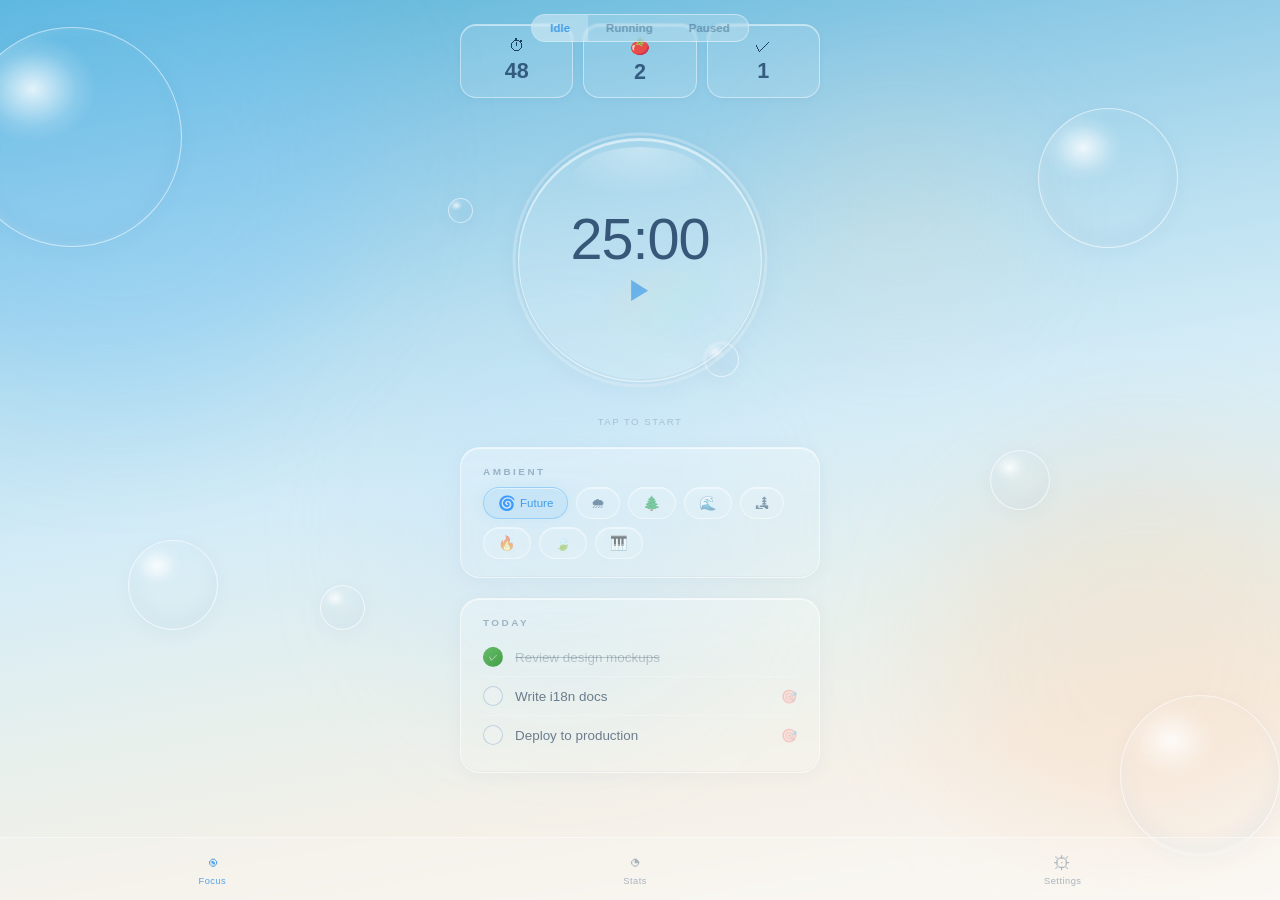
<file: demo.html>
<!DOCTYPE html>
<html lang="zh-CN">
<head>
<meta charset="UTF-8">
<meta name="viewport" content="width=device-width, initial-scale=1.0">
<title>Frutiger Focus — Lens Demo v3</title>
<style>
  *, *::before, *::after { box-sizing: border-box; margin: 0; padding: 0; }

  /* ========== Frutiger Aero 背景 ========== */
  body {
    min-height: 100vh;
    font-family: -apple-system, BlinkMacSystemFont, 'Segoe UI', sans-serif;
    color: rgba(0, 30, 60, 0.8);
    overflow-x: hidden;
    background: linear-gradient(170deg, #58b4d8 0%, #8ecae6 18%, #b8dff0 35%, #d4ecf7 50%, #e8f0ec 68%, #f5f0e8 82%, #faf8f4 100%);
    background-attachment: fixed;
  }

  /* 光晕层 */
  .aero-bg { position: fixed; inset: 0; z-index: 0; pointer-events: none; overflow: hidden; }

  /* 大光晕 — 给背景层次和温暖 */
  .glow {
    position: absolute; border-radius: 50%;
    filter: blur(60px);
  }
  .glow-1 { width: 500px; height: 500px; top: -10%; left: -10%; background: rgba(120, 200, 255, 0.25); animation: glowDrift1 20s ease-in-out infinite; }
  .glow-2 { width: 400px; height: 400px; bottom: 5%; right: -5%; background: rgba(255, 180, 120, 0.15); animation: glowDrift2 25s ease-in-out infinite; }
  .glow-3 { width: 350px; height: 350px; top: 40%; left: 30%; background: rgba(180, 220, 255, 0.18); animation: glowDrift3 18s ease-in-out infinite; }
  .glow-4 { width: 250px; height: 250px; top: 10%; right: 20%; background: rgba(255, 220, 180, 0.12); animation: glowDrift2 22s ease-in-out infinite reverse; }

  @keyframes glowDrift1 { 0%,100%{transform:translate(0,0)} 50%{transform:translate(40px,30px)} }
  @keyframes glowDrift2 { 0%,100%{transform:translate(0,0)} 50%{transform:translate(-50px,-20px)} }
  @keyframes glowDrift3 { 0%,100%{transform:translate(0,0)} 33%{transform:translate(30px,-25px)} 66%{transform:translate(-20px,20px)} }

  /* 气泡 — 更可见 */
  .bub {
    position: absolute; border-radius: 50%;
    background: radial-gradient(ellipse 45% 38% at 32% 28%, rgba(255,255,255,0.8) 0%, rgba(255,255,255,0.15) 45%, transparent 65%);
    border: 1.5px solid rgba(255,255,255,0.55);
    box-shadow: inset 0 -10px 20px rgba(0,80,160,0.05), inset 4px 0 12px rgba(255,255,255,0.15), 0 4px 20px rgba(0,80,160,0.04);
  }
  .bub-1{width:220px;height:220px;top:3%;left:-3%;animation:bf1 16s ease-in-out infinite}
  .bub-2{width:140px;height:140px;top:12%;right:8%;animation:bf2 20s ease-in-out infinite}
  .bub-3{width:90px;height:90px;bottom:30%;left:10%;animation:bf3 14s ease-in-out infinite}
  .bub-4{width:60px;height:60px;top:50%;right:18%;animation:bf2 11s ease-in-out infinite reverse}
  .bub-5{width:160px;height:160px;bottom:5%;right:0%;animation:bf1 18s ease-in-out infinite reverse}
  .bub-6{width:35px;height:35px;top:38%;left:55%;animation:bf3 9s ease-in-out infinite}
  .bub-7{width:45px;height:45px;top:65%;left:25%;animation:bf2 13s ease-in-out infinite}
  .bub-8{width:25px;height:25px;top:22%;left:35%;animation:bf3 8s ease-in-out infinite 2s}

  @keyframes bf1{0%,100%{transform:translate(0,0) scale(1)}33%{transform:translate(25px,-15px) scale(1.04)}66%{transform:translate(-12px,12px) scale(0.97)}}
  @keyframes bf2{0%,100%{transform:translate(0,0)}50%{transform:translate(-20px,-22px) scale(1.03)}}
  @keyframes bf3{0%,100%{transform:translate(0,0)}50%{transform:translate(15px,-10px)}}

  /* ========== 内容区 ========== */
  .content {
    max-width: 400px; margin: 0 auto; padding: 24px 20px 120px;
    position: relative; z-index: 2;
    display: flex; flex-direction: column; align-items: center; gap: 20px;
  }

  /* ========== 透镜面板 ========== */
  .lens {
    background: rgba(255, 255, 255, 0.13);
    backdrop-filter: blur(1px);
    -webkit-backdrop-filter: blur(1px);
    border: 1.5px solid rgba(255, 255, 255, 0.5);
    border-radius: 20px;
    padding: 18px 22px;
    position: relative; overflow: hidden; width: 100%;
    box-shadow:
      inset 0 1px 0 rgba(255,255,255,0.65),
      inset 0 -1px 0 rgba(0,40,80,0.03),
      0 2px 20px rgba(0,60,120,0.04);
  }
  /* 顶部渐亮 */
  .lens::before {
    content:''; position:absolute; top:0; left:0; right:0; height:45%;
    background: linear-gradient(180deg, rgba(255,255,255,0.15) 0%, transparent 100%);
    pointer-events:none;
  }
  .lens-title {
    font-size:0.62rem; font-weight:700; letter-spacing:2.5px;
    text-transform:uppercase; color:rgba(0,40,80,0.3); margin-bottom:10px;
    position:relative; z-index:1;
  }

  /* ========== 计时器区域 ========== */
  .timer-wrap {
    position: relative;
    width: 260px; height: 260px;
    margin: 12px 0;
  }

  /* SVG 进度环 */
  .timer-svg {
    position: absolute; inset: 0;
    width: 100%; height: 100%;
    transform: rotate(-90deg);
    pointer-events: none;
  }
  .progress-track {
    fill: none; stroke: rgba(255,255,255,0.25); stroke-width: 3;
  }
  .progress-bar {
    fill: none; stroke: rgba(66,165,245,0.7); stroke-width: 3;
    stroke-linecap: round;
    transition: stroke-dashoffset 0.8s linear;
  }
  .timer-wrap.paused .progress-bar {
    stroke: rgba(66,165,245,0.4);
  }
  .timer-wrap.idle .progress-bar {
    stroke-dashoffset: 0 !important; opacity: 0;
  }

  /* 圆盘 */
  .timer-disc {
    position: absolute; inset: 8px;
    border-radius: 50%; cursor: pointer;
    display: flex; flex-direction: column;
    align-items: center; justify-content: center;

    background: rgba(255,255,255,0.13);
    border: 1.5px solid rgba(255,255,255,0.5);
    backdrop-filter: blur(1px);
    box-shadow:
      inset 0 2px 0 rgba(255,255,255,0.55),
      inset 0 -2px 0 rgba(0,40,80,0.03),
      0 4px 28px rgba(0,60,120,0.05);
    transition: all 0.25s;
    user-select: none;
  }
  .timer-disc:hover {
    background: rgba(255,255,255,0.18);
    box-shadow:
      inset 0 2px 0 rgba(255,255,255,0.65),
      inset 0 -2px 0 rgba(0,40,80,0.03),
      0 6px 36px rgba(0,60,120,0.07);
  }
  .timer-disc:active { transform: scale(0.98); }

  /* 弧形顶部高光 */
  .timer-disc::before {
    content:''; position:absolute; top:8px; left:22%; right:22%; height:28%;
    background: radial-gradient(ellipse 100% 100% at 50% 0%, rgba(255,255,255,0.35) 0%, transparent 70%);
    border-radius:50%; pointer-events:none;
  }
  /* 内部折射光带 — 偏右下的微弱彩虹 */
  .timer-disc::after {
    content:''; position:absolute; bottom:15%; right:12%; width:50%; height:30%;
    background: linear-gradient(135deg, 
      rgba(255,180,180,0.06) 0%, rgba(255,220,140,0.06) 25%, 
      rgba(140,255,180,0.06) 50%, rgba(140,200,255,0.06) 75%, transparent 100%);
    border-radius:50%; pointer-events:none; filter:blur(8px);
  }

  /* 倒计时数字 */
  .timer-time {
    font-size:3.6rem; font-weight:200; letter-spacing:-1px;
    color:rgba(0,30,70,0.7);
    font-variant-numeric:tabular-nums;
    cursor:pointer; position:relative; z-index:2; transition:color 0.2s;
    line-height:1;
  }
  .timer-time:hover { color:rgba(30,136,229,0.75); }
  .timer-time:hover::after {
    content:''; position:absolute; bottom:2px; left:10%; right:10%; height:1.5px;
    background:rgba(30,136,229,0.25); border-radius:1px;
  }

  /* 控制图标 */
  .timer-icon {
    font-size:1.6rem; color:rgba(30,136,229,0.55);
    margin-top:6px; pointer-events:none; transition:all 0.3s;
    position:relative; z-index:2;
  }

  /* ========== 卫星小圆 — 在 .timer-wrap 内部, 但弹出到圆盘外面 ========== */
  .sat {
    position:absolute; width:50px; height:50px; border-radius:50%;
    background:rgba(255,255,255,0.15);
    border:1.5px solid rgba(255,255,255,0.5);
    backdrop-filter:blur(1px);
    box-shadow: inset 0 1px 0 rgba(255,255,255,0.5), 0 2px 14px rgba(0,60,120,0.05);
    display:flex; align-items:center; justify-content:center;
    cursor:pointer; font-size:1.05rem; color:rgba(0,40,80,0.5);
    z-index:10;
    /* 初始：缩在中心 */
    transform:scale(0); opacity:0;
    transition: transform 0.45s cubic-bezier(0.34,1.56,0.64,1), opacity 0.3s, background 0.2s;
  }
  .sat:hover {
    background:rgba(255,255,255,0.28);
    color:rgba(0,40,80,0.75);
    box-shadow: inset 0 1px 0 rgba(255,255,255,0.65), 0 4px 18px rgba(0,60,120,0.08);
  }
  .sat:active { transform:scale(0.92) !important; }

  /* 弧形高光 */
  .sat::before {
    content:''; position:absolute; top:3px; left:18%; right:18%; height:35%;
    background:radial-gradient(ellipse at 50% 0%, rgba(255,255,255,0.4) 0%, transparent 70%);
    border-radius:50%; pointer-events:none;
  }

  /* B = Skip (右上) */
  .sat-b { top: 50%; right: 50%; margin-top: -25px; margin-right: -25px; }
  .sat-b.show { transform: translate(155px, -80px) scale(1); opacity:1; }

  /* A = Reset (右下) */
  .sat-a { top: 50%; right: 50%; margin-top: -25px; margin-right: -25px; }
  .sat-a.show { transform: translate(145px, 65px) scale(1); opacity:1; }

  /* Hover 标签 */
  .sat-tip {
    position:absolute; font-size:0.58rem; letter-spacing:0.5px;
    color:rgba(0,40,80,0.35); white-space:nowrap; pointer-events:none;
    opacity:0; transition:opacity 0.2s;
  }
  .sat:hover .sat-tip { opacity:1; }
  .sat-b .sat-tip { bottom:100%; margin-bottom:5px; left:50%; transform:translateX(-50%); }
  .sat-a .sat-tip { top:100%; margin-top:5px; left:50%; transform:translateX(-50%); }

  /* ========== 统计条 ========== */
  .stats-row { display:flex; gap:10px; width:100%; }
  .stat-cell {
    flex:1; text-align:center; padding:12px 8px;
    background:rgba(255,255,255,0.1);
    border:1.5px solid rgba(255,255,255,0.45);
    border-radius:16px;
    box-shadow: inset 0 1px 0 rgba(255,255,255,0.5), 0 2px 10px rgba(0,60,120,0.03);
  }
  .stat-cell-icon { font-size:1rem; display:block; margin-bottom:3px; }
  .stat-cell-val { font-size:1.35rem; font-weight:700; color:rgba(0,30,70,0.65); }

  /* ========== 白噪音 Chips ========== */
  .chips { display:flex; flex-wrap:wrap; gap:8px; position:relative; z-index:1; }
  .chip {
    display:inline-flex; align-items:center; gap:4px; padding:7px 14px;
    border-radius:20px;
    background:rgba(255,255,255,0.1);
    border:1.5px solid rgba(255,255,255,0.45);
    box-shadow:inset 0 1px 0 rgba(255,255,255,0.45);
    font-size:0.88rem; color:rgba(0,40,80,0.45);
    cursor:pointer; transition:all 0.2s; user-select:none;
  }
  .chip:hover { background:rgba(255,255,255,0.2); color:rgba(0,40,80,0.65); }
  .chip.on {
    background:rgba(66,165,245,0.1);
    border-color:rgba(66,165,245,0.35);
    color:rgba(30,136,229,0.8);
    box-shadow: inset 0 1px 0 rgba(255,255,255,0.5), 0 0 14px rgba(66,165,245,0.08);
  }
  .chip-lbl { font-size:0.72rem; }

  /* ========== 嵌入任务 ========== */
  .task-row {
    display:flex; align-items:center; gap:12px; padding:9px 0;
    border-bottom:1px solid rgba(255,255,255,0.2); position:relative; z-index:1;
  }
  .task-row:last-child { border-bottom:none; }
  .task-ck {
    width:20px; height:20px; border-radius:50%; flex-shrink:0;
    border:1.5px solid rgba(0,80,160,0.2); background:rgba(255,255,255,0.1);
    cursor:pointer; display:flex; align-items:center; justify-content:center;
    font-size:0.55rem; color:transparent; transition:all 0.2s;
  }
  .task-ck:hover { border-color:rgba(66,165,245,0.5); }
  .task-ck.ok { background:linear-gradient(135deg,#66bb6a,#43a047); border-color:transparent; color:#fff; }
  .task-tx { flex:1; font-size:0.84rem; color:rgba(0,30,60,0.55); }
  .task-tx.ok { text-decoration:line-through; color:rgba(0,30,60,0.22); }
  .task-act { font-size:0.82rem; opacity:0.3; cursor:pointer; transition:opacity 0.2s; }
  .task-act:hover { opacity:0.7; }

  /* ========== 底部导航 ========== */
  .nav {
    position:fixed; bottom:0; left:0; right:0; z-index:50;
    display:flex; justify-content:space-around;
    padding:10px 0 max(10px, env(safe-area-inset-bottom));
    background:rgba(255,255,255,0.18);
    backdrop-filter:blur(1px);
    border-top:1.5px solid rgba(255,255,255,0.45);
  }
  .nav-i {
    display:flex; flex-direction:column; align-items:center; gap:2px;
    font-size:0.58rem; letter-spacing:0.5px; color:rgba(0,40,80,0.32);
    cursor:pointer; transition:all 0.2s; padding:4px 20px;
  }
  .nav-i.on { color:rgba(30,136,229,0.75); }
  .nav-ic { font-size:1.15rem; }

  /* ========== 状态提示 ========== */
  .hint {
    font-size:0.6rem; letter-spacing:1.5px; text-transform:uppercase;
    color:rgba(0,40,80,0.2); text-align:center; margin-top:-6px;
  }

  /* ========== Demo 状态切换 ========== */
  .demo-sw {
    position:fixed; top:14px; left:50%; transform:translateX(-50%); z-index:100;
    display:flex; background:rgba(255,255,255,0.18);
    border:1.5px solid rgba(255,255,255,0.45); border-radius:22px; overflow:hidden;
    backdrop-filter:blur(1px);
  }
  .demo-sw button {
    border:none; background:none; padding:7px 18px; cursor:pointer;
    font-size:0.72rem; font-weight:600; color:rgba(0,40,80,0.35); transition:all 0.25s;
  }
  .demo-sw button.on { background:rgba(255,255,255,0.25); color:rgba(30,136,229,0.8); }
</style>
</head>
<body>

<!-- Frutiger Aero 背景层 -->
<div class="aero-bg">
  <div class="glow glow-1"></div>
  <div class="glow glow-2"></div>
  <div class="glow glow-3"></div>
  <div class="glow glow-4"></div>
  <div class="bub bub-1"></div>
  <div class="bub bub-2"></div>
  <div class="bub bub-3"></div>
  <div class="bub bub-4"></div>
  <div class="bub bub-5"></div>
  <div class="bub bub-6"></div>
  <div class="bub bub-7"></div>
  <div class="bub bub-8"></div>
</div>

<!-- Demo 状态切换 -->
<div class="demo-sw" id="demoSw">
  <button class="on" data-s="idle">Idle</button>
  <button data-s="running">Running</button>
  <button data-s="paused">Paused</button>
</div>

<div class="content">

  <!-- 统计条 -->
  <div class="stats-row">
    <div class="stat-cell"><span class="stat-cell-icon">⏱</span><span class="stat-cell-val">48</span></div>
    <div class="stat-cell"><span class="stat-cell-icon">🍅</span><span class="stat-cell-val">2</span></div>
    <div class="stat-cell"><span class="stat-cell-icon">✓</span><span class="stat-cell-val">1</span></div>
  </div>

  <!-- 计时器 -->
  <div class="timer-wrap idle" id="timerWrap">
    <!-- SVG 进度环 -->
    <svg class="timer-svg" viewBox="0 0 260 260">
      <circle class="progress-track" cx="130" cy="130" r="126"/>
      <circle class="progress-bar" id="progressBar" cx="130" cy="130" r="126"
              stroke-dasharray="791.68" stroke-dashoffset="0"/>
    </svg>

    <!-- 圆盘 -->
    <div class="timer-disc" id="disc" onclick="discClick()">
      <span class="timer-time" id="timeEl" onclick="event.stopPropagation();editTime()">25:00</span>
      <span class="timer-icon" id="iconEl">▶</span>
    </div>

    <!-- 卫星 — 在 wrap 内但弹出到 disc 外面 -->
    <div class="sat sat-b" id="satB" onclick="doSkip()">
      ⏭ <span class="sat-tip">Skip</span>
    </div>
    <div class="sat sat-a" id="satA" onclick="doReset()">
      ↺ <span class="sat-tip">Reset</span>
    </div>
  </div>

  <div class="hint" id="hint">tap to start</div>

  <!-- 白噪音 -->
  <div class="lens">
    <div class="lens-title">Ambient</div>
    <div class="chips">
      <div class="chip on" onclick="this.classList.toggle('on')">🌀 <span class="chip-lbl">Future</span></div>
      <div class="chip" onclick="this.classList.toggle('on')">🌧</div>
      <div class="chip" onclick="this.classList.toggle('on')">🌲</div>
      <div class="chip" onclick="this.classList.toggle('on')">🌊</div>
      <div class="chip" onclick="this.classList.toggle('on')">🏞</div>
      <div class="chip" onclick="this.classList.toggle('on')">🔥</div>
      <div class="chip" onclick="this.classList.toggle('on')">🍃</div>
      <div class="chip" onclick="this.classList.toggle('on')">🎹</div>
    </div>
  </div>

  <!-- 任务 -->
  <div class="lens">
    <div class="lens-title">Today</div>
    <div class="task-row">
      <div class="task-ck ok" onclick="this.classList.toggle('ok');this.textContent=this.classList.contains('ok')?'✓':''">✓</div>
      <span class="task-tx ok">Review design mockups</span>
    </div>
    <div class="task-row">
      <div class="task-ck" onclick="this.classList.toggle('ok');this.textContent=this.classList.contains('ok')?'✓':''"></div>
      <span class="task-tx">Write i18n docs</span>
      <span class="task-act">🎯</span>
    </div>
    <div class="task-row">
      <div class="task-ck" onclick="this.classList.toggle('ok');this.textContent=this.classList.contains('ok')?'✓':''"></div>
      <span class="task-tx">Deploy to production</span>
      <span class="task-act">🎯</span>
    </div>
  </div>

</div>

<!-- 导航 -->
<div class="nav">
  <div class="nav-i on"><span class="nav-ic">◉</span>Focus</div>
  <div class="nav-i"><span class="nav-ic">◔</span>Stats</div>
  <div class="nav-i"><span class="nav-ic">⚙</span>Settings</div>
</div>

<script>
const wrap = document.getElementById('timerWrap');
const disc = document.getElementById('disc');
const timeEl = document.getElementById('timeEl');
const iconEl = document.getElementById('iconEl');
const bar = document.getElementById('progressBar');
const satA = document.getElementById('satA');
const satB = document.getElementById('satB');
const hintEl = document.getElementById('hint');

const CIRC = 2 * Math.PI * 126; // ≈791.68
let state = 'idle';
let secs = 25 * 60;
let totalSecs = 25 * 60;
let iv = null;

bar.style.strokeDasharray = CIRC;
bar.style.strokeDashoffset = '0';

function fmt(s) {
  return `${String(Math.floor(s/60)).padStart(2,'0')}:${String(s%60).padStart(2,'0')}`;
}

function updateUI() {
  timeEl.textContent = fmt(secs);
  // 进度
  const pct = 1 - secs / totalSecs;
  bar.style.strokeDashoffset = (CIRC - CIRC * pct).toString();
}

function discClick() {
  if (state === 'idle') go('running');
  else if (state === 'running') go('paused');
  else if (state === 'paused') go('running'); // 点圆盘=恢复
}

function go(s) {
  state = s;
  clearInterval(iv);

  // Demo 按钮同步
  document.querySelectorAll('.demo-sw button').forEach(b => {
    b.classList.toggle('on', b.dataset.s === s);
  });

  // class
  wrap.className = 'timer-wrap ' + s;

  if (s === 'idle') {
    iconEl.textContent = '▶';
    satA.classList.remove('show');
    satB.classList.remove('show');
    hintEl.textContent = 'tap to start';
    secs = totalSecs;
    updateUI();
    bar.style.strokeDashoffset = '0';
    bar.style.opacity = '0';
  } else if (s === 'running') {
    iconEl.textContent = '❚❚';
    satA.classList.remove('show');
    satB.classList.remove('show');
    hintEl.textContent = 'focusing…';
    bar.style.opacity = '1';
    iv = setInterval(() => {
      if (secs > 0) { secs--; updateUI(); }
      else go('idle');
    }, 1000);
  } else if (s === 'paused') {
    iconEl.textContent = '▶';
    hintEl.textContent = 'paused';
    bar.style.opacity = '1';
    // 卫星弹出 — 有先后 
    setTimeout(() => satB.classList.add('show'), 60);
    setTimeout(() => satA.classList.add('show'), 180);
  }
}

function doReset() { secs = totalSecs; go('idle'); }
function doSkip() { go('idle'); }

function editTime() {
  if (state === 'running') return; // 运行中不可改
  const v = prompt('Focus time (minutes):', Math.floor(secs/60));
  if (v && !isNaN(v) && +v > 0) {
    totalSecs = parseInt(v) * 60;
    secs = totalSecs;
    updateUI();
  }
}

// Demo 按钮
document.querySelectorAll('.demo-sw button').forEach(b => {
  b.addEventListener('click', () => go(b.dataset.s));
});

updateUI();
</script>
</body>
</html>
</file>
